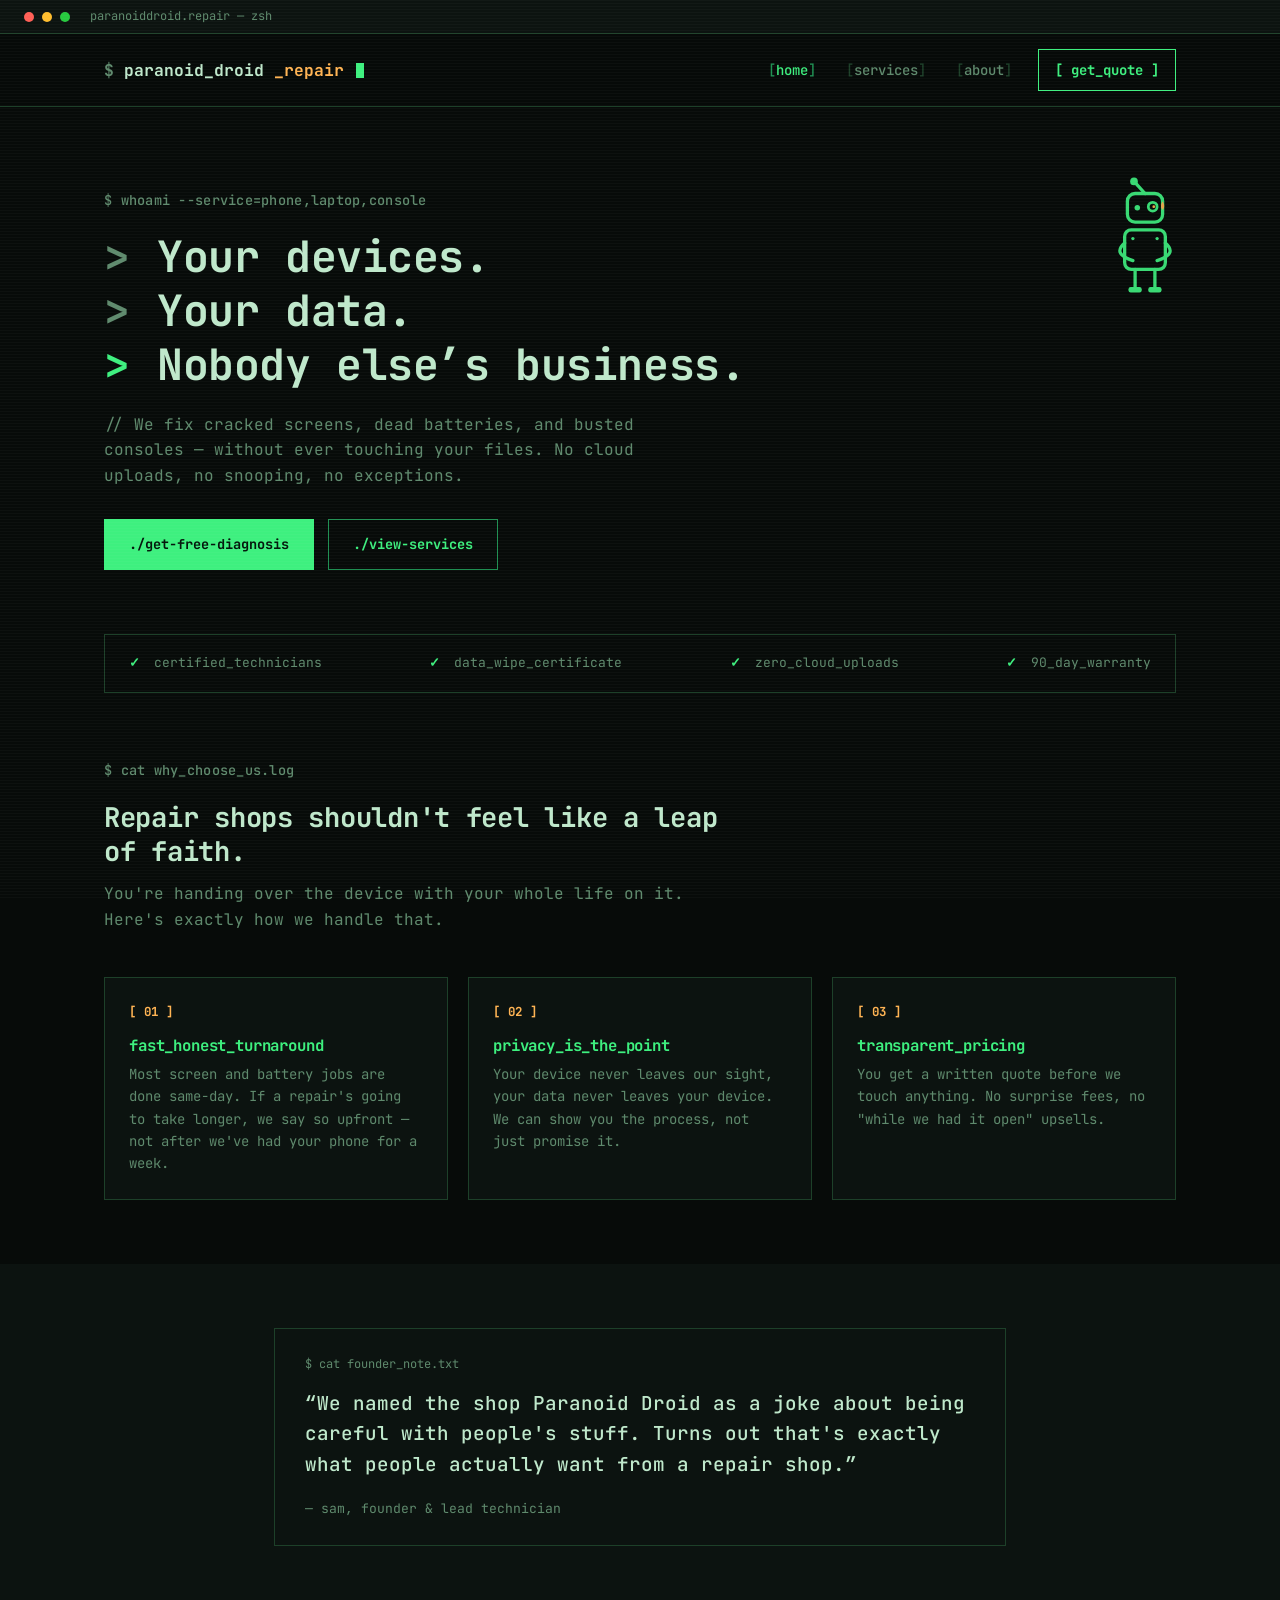
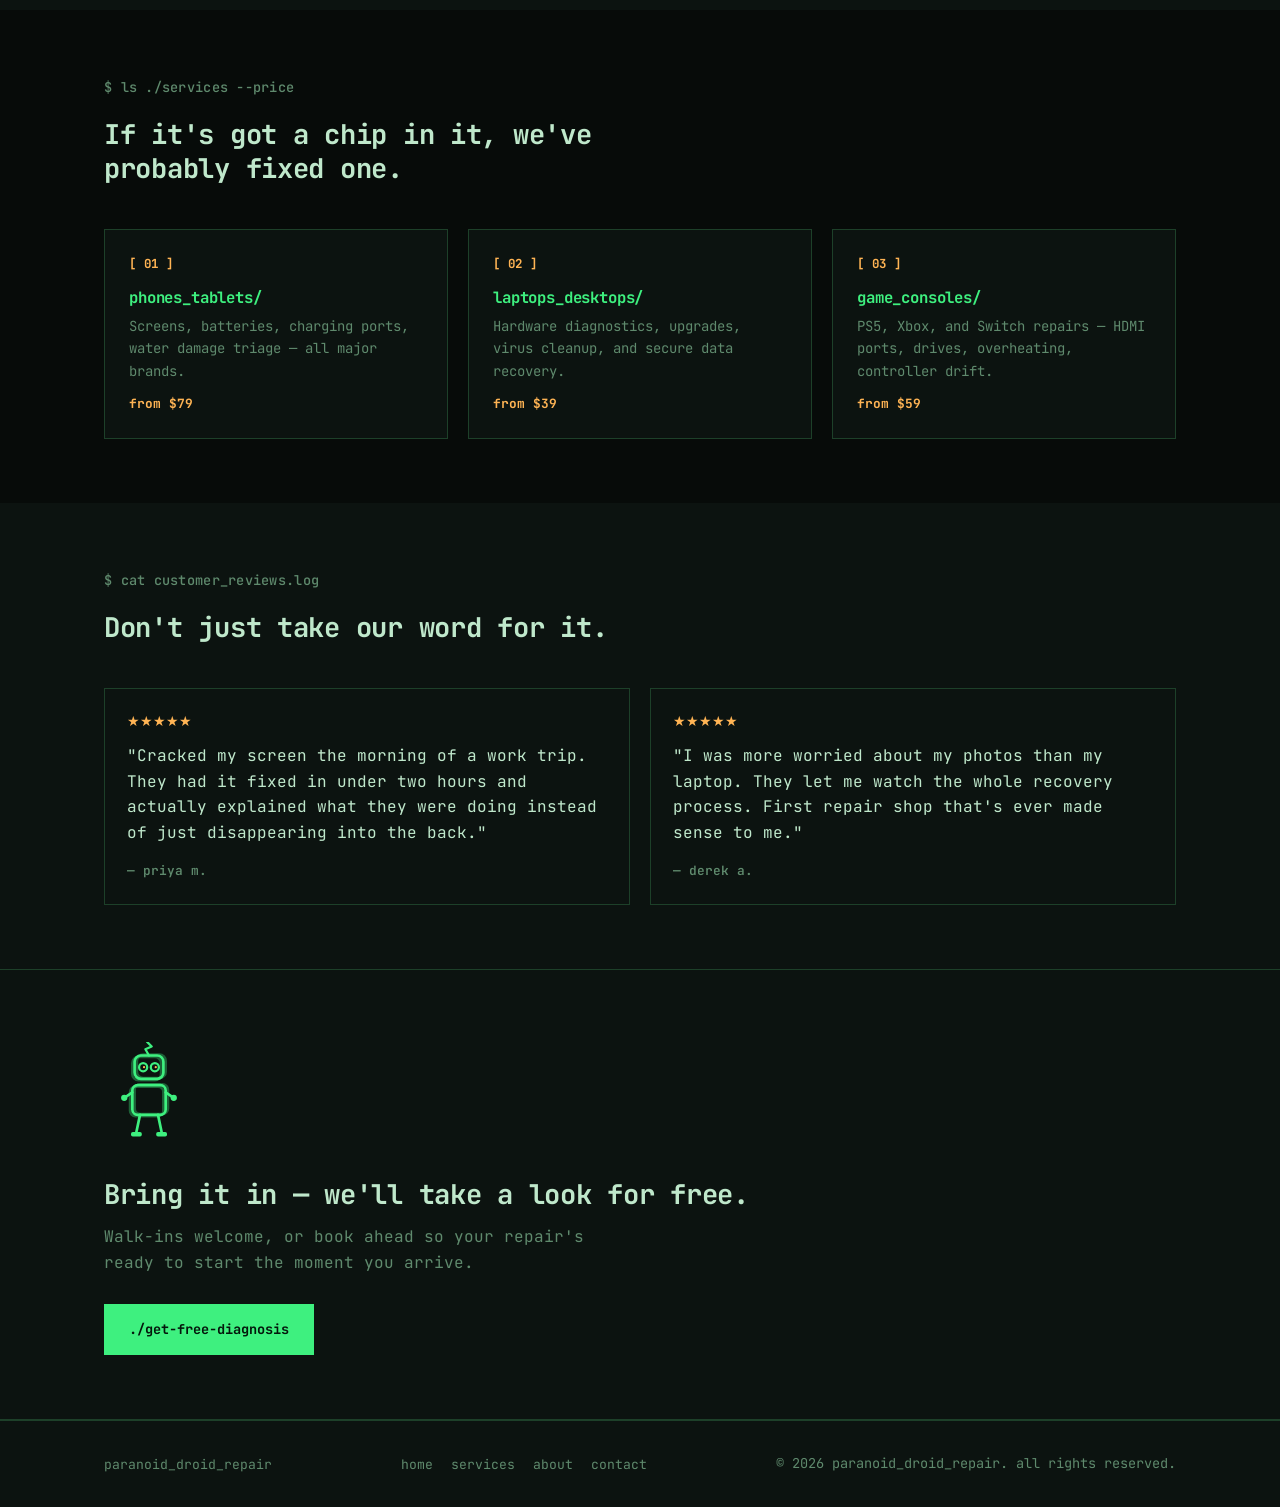
<file: index.html>
<!DOCTYPE html>
<html lang="en">
<head>
<meta charset="UTF-8">
<meta name="viewport" content="width=device-width, initial-scale=1.0">
<title>Paranoid Droid Repair — Phone, Laptop & Console Repair</title>
<meta name="description" content="Phone, laptop, and game console repair with a privacy-first process: certified techs, no cloud uploads, and a written data-wipe guarantee on request.">
<meta name="robots" content="noindex, nofollow">
<link href="https://fonts.googleapis.com/css2?family=JetBrains+Mono:wght@400;500;700&display=swap" rel="stylesheet">
<link rel="stylesheet" href="style.css">
</head>
<body>

<div class="term-chrome">
  <span class="dot red"></span><span class="dot yellow"></span><span class="dot green"></span>
  <span class="path">paranoiddroid.repair &mdash; zsh</span>
</div>

<header class="site-header">
  <div class="container">
    <a href="index.html" class="logo"><span class="logo-cmd">$</span> paranoid_droid<span class="logo-amber">_repair</span><span class="logo-cursor"></span></a>
    <nav class="site-nav">
      <a href="index.html" class="current">home</a>
      <a href="services.html">services</a>
      <a href="about.html">about</a>
      <a href="contact.html" class="nav-cta">[ get_quote ]</a>
    </nav>
    <button class="hamburger" aria-label="Toggle menu" aria-expanded="false"><span></span><span></span><span></span></button>
  </div>
</header>
<div class="nav-overlay"></div>

<section class="hero">
  <div class="container droid-hero-wrap">
    <img class="droid-corner" src="assets/droid-peeker.svg" alt="A small nervous robot glancing sideways" style="width:110px;top:-10px;right:0;">
    <span class="eyebrow">whoami --service=phone,laptop,console</span>
    <h1><span class="prompt-arrow">&gt;</span> Your devices.<br><span class="prompt-arrow">&gt;</span> Your data.<br><span class="prompt-arrow prompt-arrow-accent">&gt;</span> Nobody else&rsquo;s business.</h1>
    <p class="lede">We fix cracked screens, dead batteries, and busted consoles — without ever touching your files. No cloud uploads, no snooping, no exceptions.</p>
    <div class="btn-row">
      <a href="contact.html" class="btn btn-primary">./get-free-diagnosis</a>
      <a href="services.html" class="btn btn-outline">./view-services</a>
    </div>
  </div>
</section>

<div class="container">
  <div class="trust-panel">
    <span><span class="check">&#10003;</span> certified_technicians</span>
    <span><span class="check">&#10003;</span> data_wipe_certificate</span>
    <span><span class="check">&#10003;</span> zero_cloud_uploads</span>
    <span><span class="check">&#10003;</span> 90_day_warranty</span>
  </div>
</div>

<section class="section">
  <div class="container">
    <div class="section-head">
      <span class="eyebrow">cat why_choose_us.log</span>
      <h2>Repair shops shouldn't feel like a leap of faith.</h2>
      <p>You're handing over the device with your whole life on it. Here's exactly how we handle that.</p>
    </div>
    <div class="grid grid-3">
      <div class="card">
        <div class="icon">[ 01 ]</div>
        <h3>fast_honest_turnaround</h3>
        <p>Most screen and battery jobs are done same-day. If a repair's going to take longer, we say so upfront — not after we've had your phone for a week.</p>
      </div>
      <div class="card">
        <div class="icon">[ 02 ]</div>
        <h3>privacy_is_the_point</h3>
        <p>Your device never leaves our sight, your data never leaves your device. We can show you the process, not just promise it.</p>
      </div>
      <div class="card">
        <div class="icon">[ 03 ]</div>
        <h3>transparent_pricing</h3>
        <p>You get a written quote before we touch anything. No surprise fees, no "while we had it open" upsells.</p>
      </div>
    </div>
  </div>
</section>

<section class="section section-alt section-narrow">
  <div class="container">
    <div class="quote-panel">
      <div class="quote-panel-prompt">$ cat founder_note.txt</div>
      <p class="quote">&ldquo;We named the shop Paranoid Droid as a joke about being careful with people's stuff. Turns out that's exactly what people actually want from a repair shop.&rdquo;<span class="who">— sam, founder &amp; lead technician</span></p>
    </div>
  </div>
</section>

<section class="section">
  <div class="container">
    <div class="section-head">
      <span class="eyebrow">ls ./services --price</span>
      <h2>If it's got a chip in it, we've probably fixed one.</h2>
    </div>
    <div class="grid grid-3">
      <div class="card">
        <div class="icon">[ 01 ]</div>
        <h3>phones_tablets/</h3>
        <p>Screens, batteries, charging ports, water damage triage — all major brands.</p>
        <span class="price">from $79</span>
      </div>
      <div class="card">
        <div class="icon">[ 02 ]</div>
        <h3>laptops_desktops/</h3>
        <p>Hardware diagnostics, upgrades, virus cleanup, and secure data recovery.</p>
        <span class="price">from $39</span>
      </div>
      <div class="card">
        <div class="icon">[ 03 ]</div>
        <h3>game_consoles/</h3>
        <p>PS5, Xbox, and Switch repairs — HDMI ports, drives, overheating, controller drift.</p>
        <span class="price">from $59</span>
      </div>
    </div>
  </div>
</section>

<section class="section section-alt">
  <div class="container">
    <div class="section-head">
      <span class="eyebrow">cat customer_reviews.log</span>
      <h2>Don't just take our word for it.</h2>
    </div>
    <div class="grid grid-2">
      <div class="testimonial">
        <div class="stars">&#9733;&#9733;&#9733;&#9733;&#9733;</div>
        <p>"Cracked my screen the morning of a work trip. They had it fixed in under two hours and actually explained what they were doing instead of just disappearing into the back."</p>
        <div class="who">— priya m.</div>
      </div>
      <div class="testimonial">
        <div class="stars">&#9733;&#9733;&#9733;&#9733;&#9733;</div>
        <p>"I was more worried about my photos than my laptop. They let me watch the whole recovery process. First repair shop that's ever made sense to me."</p>
        <div class="who">— derek a.</div>
      </div>
    </div>
  </div>
</section>

<section class="cta-band">
  <div class="container">
    <div class="droid-inline-block">
      <img class="droid-figure droid-side" src="assets/droid-jitter.svg" alt="A small robot vibrating nervously with wide eyes" style="width:90px;">
    </div>
    <h2>Bring it in — we'll take a look for free.</h2>
    <p style="max-width:480px;margin:0 0 28px;">Walk-ins welcome, or book ahead so your repair's ready to start the moment you arrive.</p>
    <a href="contact.html" class="btn btn-primary">./get-free-diagnosis</a>
  </div>
</section>

<footer class="site-footer">
  <div class="container">
    <div class="foot-brand">paranoid_droid_repair</div>
    <div class="foot-links">
      <a href="index.html">home</a>
      <a href="services.html">services</a>
      <a href="about.html">about</a>
      <a href="contact.html">contact</a>
    </div>
    <div style="color:var(--text-dim);font-size:0.85rem;">&copy; 2026 paranoid_droid_repair. all rights reserved.</div>
  </div>
</footer>

<script src="script.js"></script>
</body>
</html>
</file>
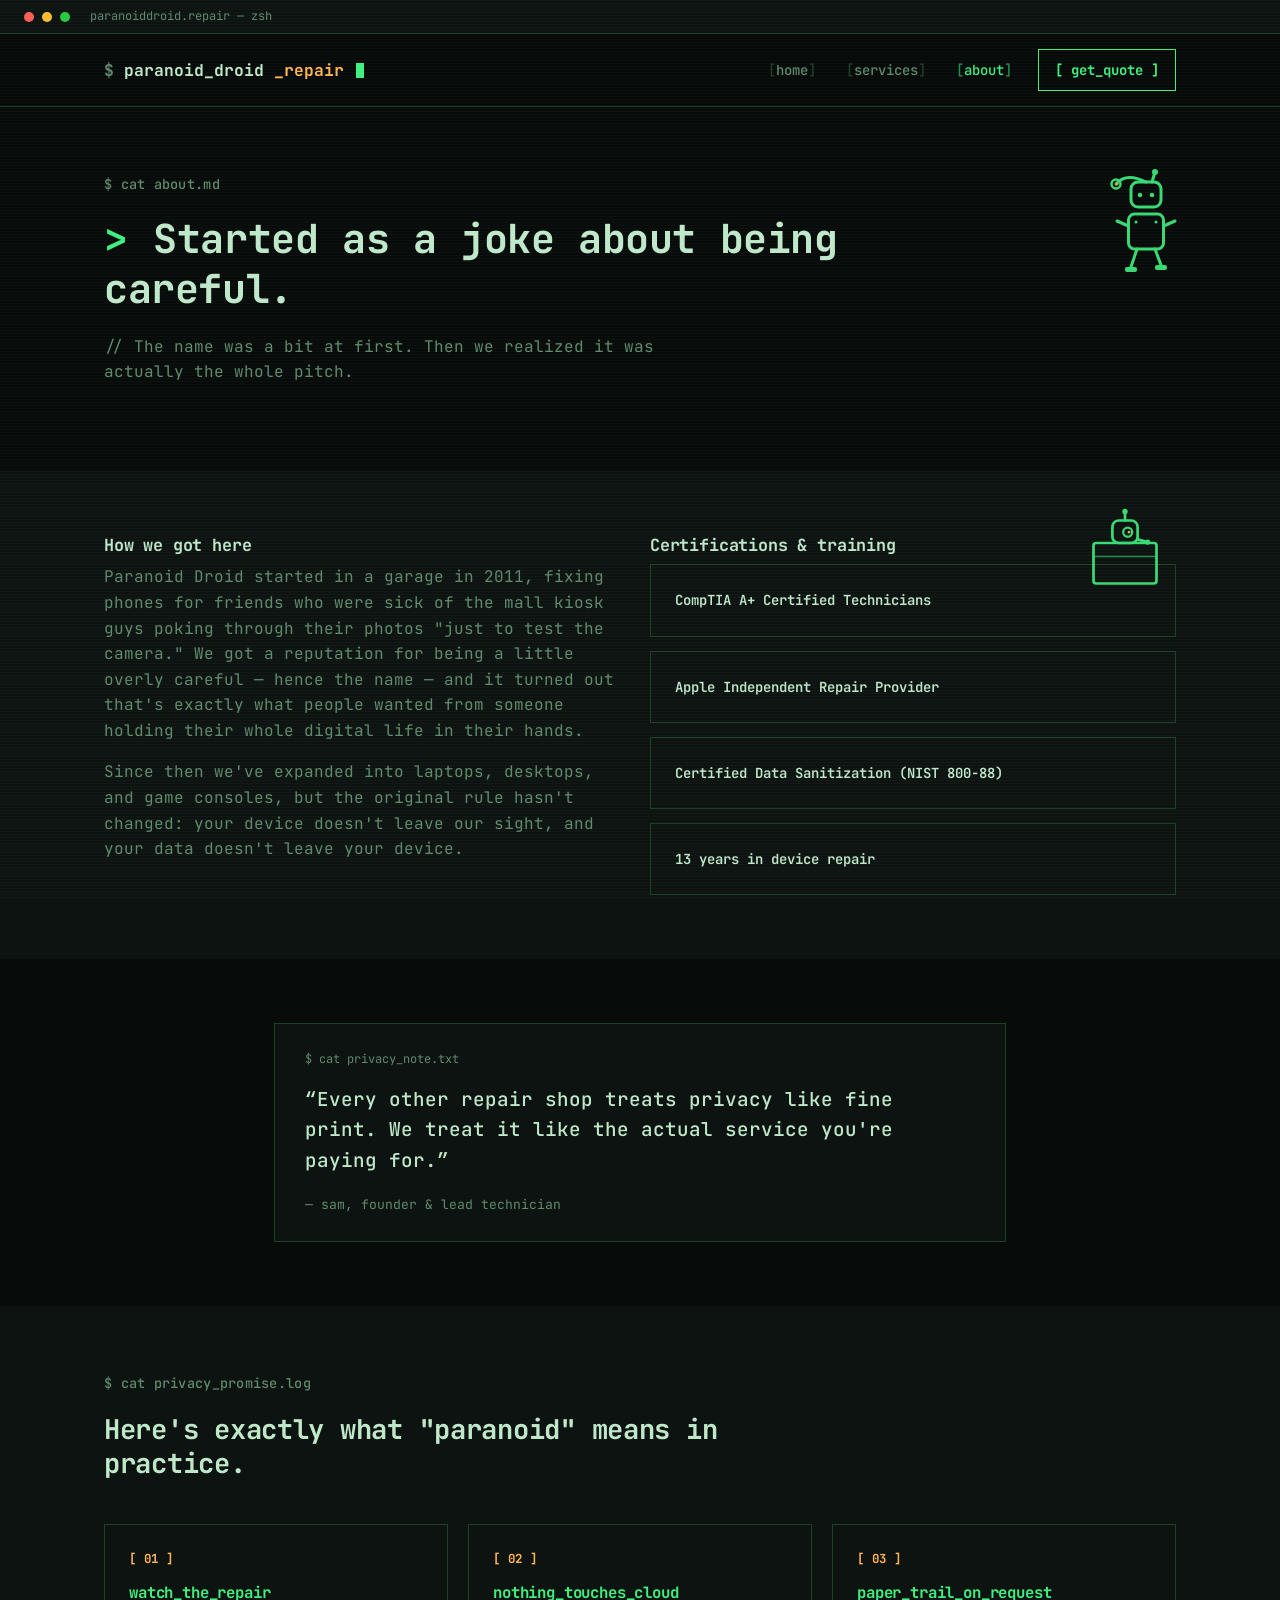
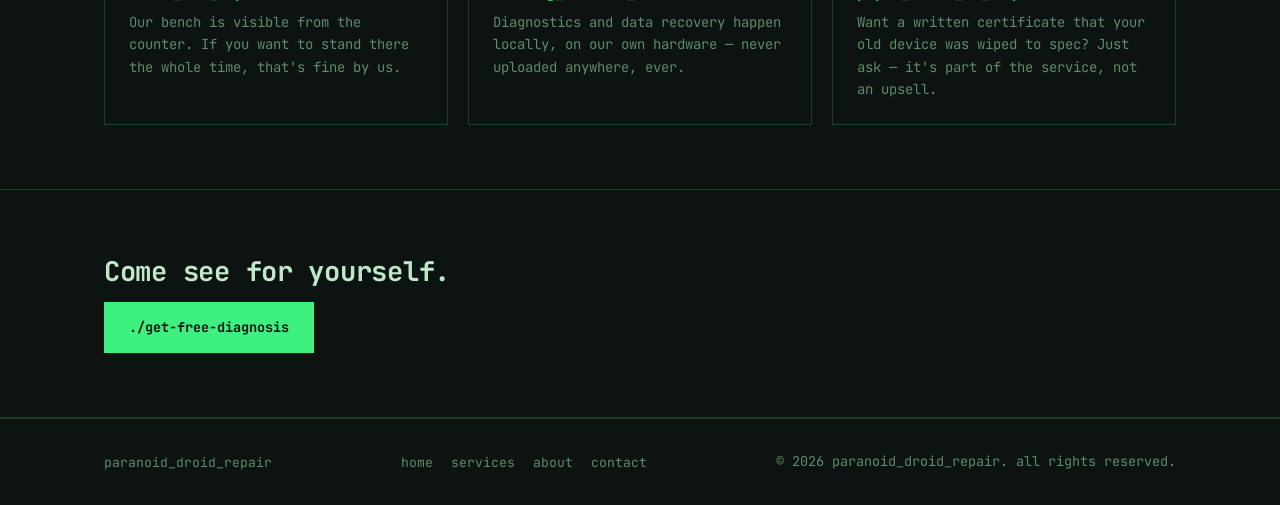
<file: about.html>
<!DOCTYPE html>
<html lang="en">
<head>
<meta charset="UTF-8">
<meta name="viewport" content="width=device-width, initial-scale=1.0">
<title>About — Paranoid Droid Repair</title>
<meta name="description" content="Why a repair shop is named Paranoid Droid, and how we back up the name with a genuinely private repair process.">
<meta name="robots" content="noindex, nofollow">
<link href="https://fonts.googleapis.com/css2?family=JetBrains+Mono:wght@400;500;700&display=swap" rel="stylesheet">
<link rel="stylesheet" href="style.css">
</head>
<body>

<div class="term-chrome">
  <span class="dot red"></span><span class="dot yellow"></span><span class="dot green"></span>
  <span class="path">paranoiddroid.repair &mdash; zsh</span>
</div>

<header class="site-header">
  <div class="container">
    <a href="index.html" class="logo"><span class="logo-cmd">$</span> paranoid_droid<span class="logo-amber">_repair</span><span class="logo-cursor"></span></a>
    <nav class="site-nav">
      <a href="index.html">home</a>
      <a href="services.html">services</a>
      <a href="about.html" class="current">about</a>
      <a href="contact.html" class="nav-cta">[ get_quote ]</a>
    </nav>
    <button class="hamburger" aria-label="Toggle menu" aria-expanded="false"><span></span><span></span><span></span></button>
  </div>
</header>
<div class="nav-overlay"></div>

<section class="hero" style="padding:64px 0 56px;">
  <div class="container droid-hero-wrap">
    <span class="eyebrow">cat about.md</span>
    <h1 style="font-size:2.5rem;"><span class="prompt-arrow prompt-arrow-accent">&gt;</span> Started as a joke about being careful.</h1>
    <p class="lede">The name was a bit at first. Then we realized it was actually the whole pitch.</p>
    <img class="droid-corner droid-stack-tablet" src="assets/droid-lookback.svg" alt="A small robot checking behind it with a periscope eye" style="width:100px;top:-4px;right:4px;">
  </div>
</section>

<section class="section section-alt">
  <div class="container">
    <div class="grid grid-2">
      <div>
        <h3>How we got here</h3>
        <p>Paranoid Droid started in a garage in 2011, fixing phones for friends who were sick of the mall kiosk guys poking through their photos "just to test the camera." We got a reputation for being a little overly careful — hence the name — and it turned out that's exactly what people wanted from someone holding their whole digital life in their hands.</p>
        <p>Since then we've expanded into laptops, desktops, and game consoles, but the original rule hasn't changed: your device doesn't leave our sight, and your data doesn't leave your device.</p>
      </div>
      <div style="position:relative;">
        <img class="droid-corner" src="assets/droid-hiding.svg" alt="A small robot peeking over the top of a crate" style="width:90px;top:-46px;right:6px;">
        <h3>Certifications &amp; training</h3>
        <div class="card" style="margin-bottom:14px;">
          <p style="margin:0;color:var(--text);font-weight:600;">CompTIA A+ Certified Technicians</p>
        </div>
        <div class="card" style="margin-bottom:14px;">
          <p style="margin:0;color:var(--text);font-weight:600;">Apple Independent Repair Provider</p>
        </div>
        <div class="card" style="margin-bottom:14px;">
          <p style="margin:0;color:var(--text);font-weight:600;">Certified Data Sanitization (NIST 800-88)</p>
        </div>
        <div class="card">
          <p style="margin:0;color:var(--text);font-weight:600;">13 years in device repair</p>
        </div>
      </div>
    </div>
  </div>
</section>

<section class="section section-narrow">
  <div class="container">
    <div class="quote-panel">
      <div class="quote-panel-prompt">$ cat privacy_note.txt</div>
      <p class="quote">&ldquo;Every other repair shop treats privacy like fine print. We treat it like the actual service you're paying for.&rdquo;<span class="who">— sam, founder &amp; lead technician</span></p>
    </div>
  </div>
</section>

<section class="section section-alt">
  <div class="container">
    <div class="section-head">
      <span class="eyebrow">cat privacy_promise.log</span>
      <h2>Here's exactly what "paranoid" means in practice.</h2>
    </div>
    <div class="grid grid-3">
      <div class="card">
        <div class="icon">[ 01 ]</div>
        <h3>watch_the_repair</h3>
        <p>Our bench is visible from the counter. If you want to stand there the whole time, that's fine by us.</p>
      </div>
      <div class="card">
        <div class="icon">[ 02 ]</div>
        <h3>nothing_touches_cloud</h3>
        <p>Diagnostics and data recovery happen locally, on our own hardware — never uploaded anywhere, ever.</p>
      </div>
      <div class="card">
        <div class="icon">[ 03 ]</div>
        <h3>paper_trail_on_request</h3>
        <p>Want a written certificate that your old device was wiped to spec? Just ask — it's part of the service, not an upsell.</p>
      </div>
    </div>
  </div>
</section>

<section class="cta-band">
  <div class="container">
    <h2>Come see for yourself.</h2>
    <a href="contact.html" class="btn btn-primary">./get-free-diagnosis</a>
  </div>
</section>

<footer class="site-footer">
  <div class="container">
    <div class="foot-brand">paranoid_droid_repair</div>
    <div class="foot-links">
      <a href="index.html">home</a>
      <a href="services.html">services</a>
      <a href="about.html">about</a>
      <a href="contact.html">contact</a>
    </div>
    <div style="color:var(--text-dim);font-size:0.85rem;">&copy; 2026 paranoid_droid_repair. all rights reserved.</div>
  </div>
</footer>

<script src="script.js"></script>
</body>
</html>
</file>
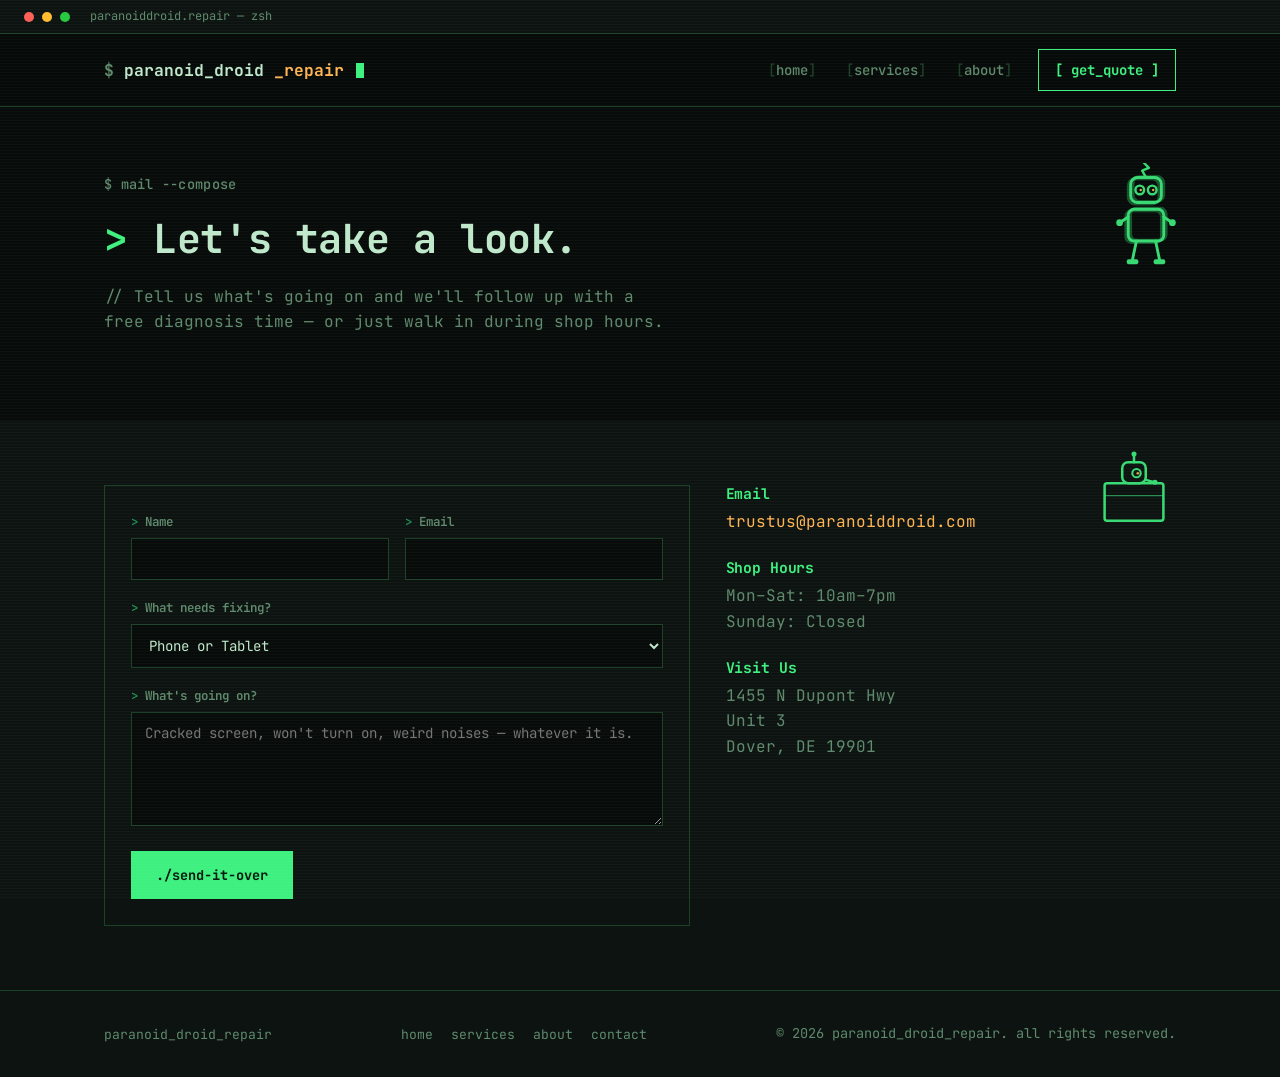
<file: contact.html>
<!DOCTYPE html>
<html lang="en">
<head>
<meta charset="UTF-8">
<meta name="viewport" content="width=device-width, initial-scale=1.0">
<title>Contact — Paranoid Droid Repair</title>
<meta name="description" content="Get a free repair quote for your phone, laptop, or game console. Walk-ins welcome, or book ahead.">
<meta name="robots" content="noindex, nofollow">
<link href="https://fonts.googleapis.com/css2?family=JetBrains+Mono:wght@400;500;700&display=swap" rel="stylesheet">
<link rel="stylesheet" href="style.css">
</head>
<body>

<div class="term-chrome">
  <span class="dot red"></span><span class="dot yellow"></span><span class="dot green"></span>
  <span class="path">paranoiddroid.repair &mdash; zsh</span>
</div>

<header class="site-header">
  <div class="container">
    <a href="index.html" class="logo"><span class="logo-cmd">$</span> paranoid_droid<span class="logo-amber">_repair</span><span class="logo-cursor"></span></a>
    <nav class="site-nav">
      <a href="index.html">home</a>
      <a href="services.html">services</a>
      <a href="about.html">about</a>
      <a href="contact.html" class="nav-cta current">[ get_quote ]</a>
    </nav>
    <button class="hamburger" aria-label="Toggle menu" aria-expanded="false"><span></span><span></span><span></span></button>
  </div>
</header>
<div class="nav-overlay"></div>

<section class="hero" style="padding:64px 0 56px;">
  <div class="container droid-hero-wrap">
    <img class="droid-corner" src="assets/droid-jitter.svg" alt="A small robot vibrating nervously with wide eyes" style="width:96px;top:-8px;right:6px;">
    <span class="eyebrow">mail --compose</span>
    <h1 style="font-size:2.5rem;"><span class="prompt-arrow prompt-arrow-accent">&gt;</span> Let's take a look.</h1>
    <p class="lede">Tell us what's going on and we'll follow up with a free diagnosis time — or just walk in during shop hours.</p>
  </div>
</section>

<section class="section section-alt">
  <div class="container">
    <div class="contact-layout">
      <form class="pd-contact-form" action="#" method="POST">
        <div class="form-row">
          <div class="field-group">
            <label for="pd-name">Name</label>
            <input type="text" id="pd-name" name="name" autocomplete="name" required>
          </div>
          <div class="field-group">
            <label for="pd-email">Email</label>
            <input type="email" id="pd-email" name="email" autocomplete="email" required>
          </div>
        </div>
        <div class="field-group">
          <label for="pd-device">What needs fixing?</label>
          <select id="pd-device" name="device">
            <option>Phone or Tablet</option>
            <option>Laptop or Desktop</option>
            <option>Game Console</option>
            <option>Not sure yet</option>
          </select>
        </div>
        <div class="field-group">
          <label for="pd-message">What's going on?</label>
          <textarea id="pd-message" name="message" rows="5" placeholder="Cracked screen, won't turn on, weird noises — whatever it is."></textarea>
        </div>
        <button type="submit" class="btn btn-primary">./send-it-over</button>
      </form>

      <div class="contact-side" style="position:relative;">
        <img class="droid-corner" src="assets/droid-hiding.svg" alt="A small robot peeking over the top of a crate" style="width:84px;top:-52px;right:0;">
        <div class="block">
          <h3>Email</h3>
          <p><a href="mailto:trustus@paranoiddroid.com">trustus@paranoiddroid.com</a></p>
        </div>
        <div class="block">
          <h3>Shop Hours</h3>
          <p>Mon&ndash;Sat: 10am&ndash;7pm<br>Sunday: Closed</p>
        </div>
        <div class="block">
          <h3>Visit Us</h3>
          <p>1455 N Dupont Hwy<br>Unit 3<br>Dover, DE 19901</p>
        </div>
      </div>
    </div>
  </div>
</section>

<footer class="site-footer">
  <div class="container">
    <div class="foot-brand">paranoid_droid_repair</div>
    <div class="foot-links">
      <a href="index.html">home</a>
      <a href="services.html">services</a>
      <a href="about.html">about</a>
      <a href="contact.html">contact</a>
    </div>
    <div style="color:var(--text-dim);font-size:0.85rem;">&copy; 2026 paranoid_droid_repair. all rights reserved.</div>
  </div>
</footer>

<script src="script.js"></script>
</body>
</html>
</file>
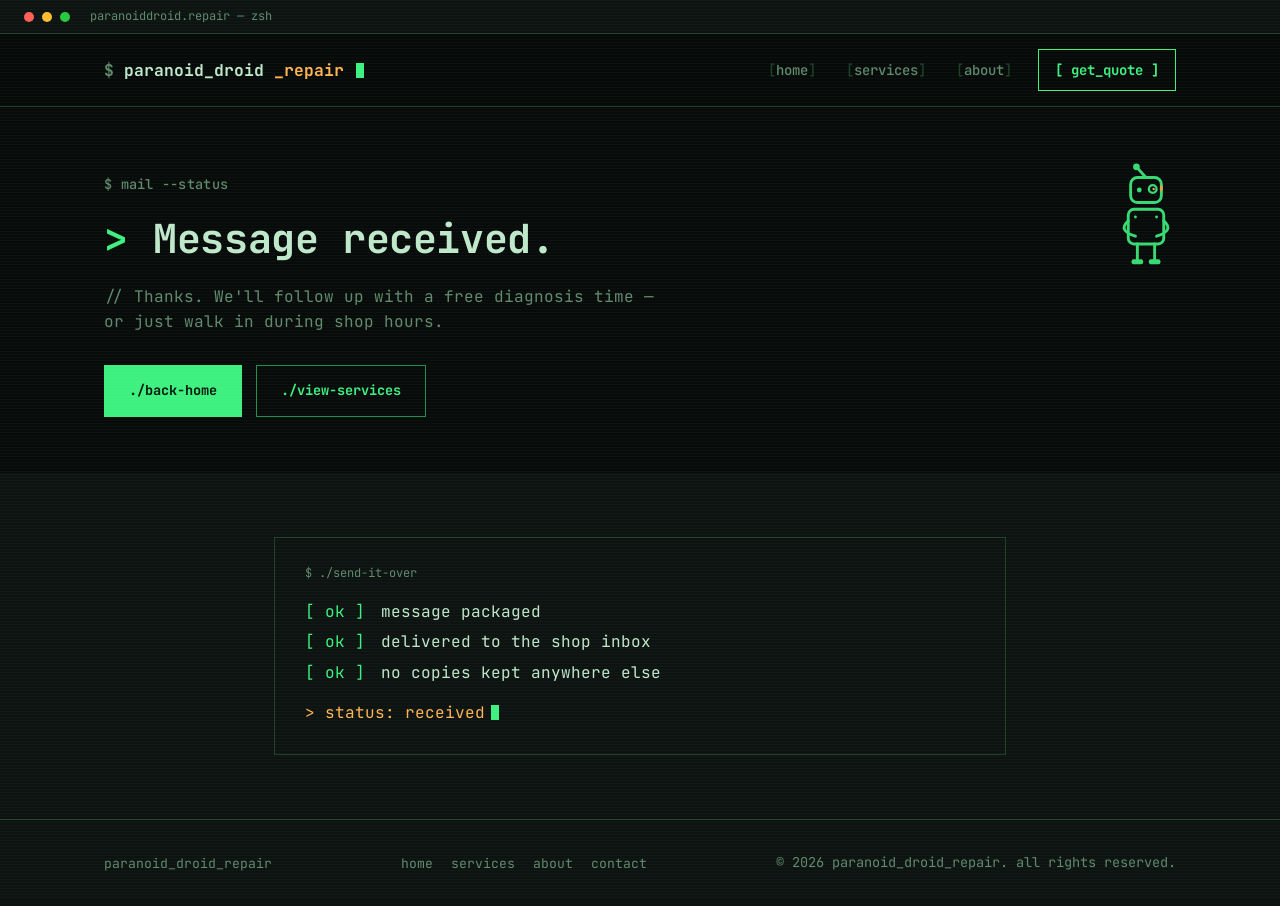
<file: message-received.html>
<!DOCTYPE html>
<html lang="en">
<head>
<meta charset="UTF-8">
<meta name="viewport" content="width=device-width, initial-scale=1.0">
<title>Message Received — Paranoid Droid Repair</title>
<meta name="description" content="Thanks for reaching out to Paranoid Droid Repair.">
<meta name="robots" content="noindex, nofollow">
<link href="https://fonts.googleapis.com/css2?family=JetBrains+Mono:wght@400;500;700&display=swap" rel="stylesheet">
<link rel="stylesheet" href="style.css">
</head>
<body>

<div class="term-chrome">
  <span class="dot red"></span><span class="dot yellow"></span><span class="dot green"></span>
  <span class="path">paranoiddroid.repair &mdash; zsh</span>
</div>

<header class="site-header">
  <div class="container">
    <a href="index.html" class="logo"><span class="logo-cmd">$</span> paranoid_droid<span class="logo-amber">_repair</span><span class="logo-cursor"></span></a>
    <nav class="site-nav">
      <a href="index.html">home</a>
      <a href="services.html">services</a>
      <a href="about.html">about</a>
      <a href="contact.html" class="nav-cta">[ get_quote ]</a>
    </nav>
    <button class="hamburger" aria-label="Toggle menu" aria-expanded="false"><span></span><span></span><span></span></button>
  </div>
</header>
<div class="nav-overlay"></div>

<section class="hero" style="padding:64px 0 56px;">
  <div class="container droid-hero-wrap">
    <img class="droid-corner" src="assets/droid-peeker.svg" alt="A small nervous robot glancing sideways" style="width:96px;top:-8px;right:6px;">
    <span class="eyebrow">mail --status</span>
    <h1 style="font-size:2.5rem;"><span class="prompt-arrow prompt-arrow-accent">&gt;</span> Message received.</h1>
    <p class="lede">Thanks<span id="pd-thanks-name"></span>. We'll follow up with a free diagnosis time — or just walk in during shop hours.</p>
    <div class="btn-row">
      <a href="index.html" class="btn btn-primary">./back-home</a>
      <a href="services.html" class="btn btn-outline">./view-services</a>
    </div>
  </div>
</section>

<section class="section section-alt section-narrow">
  <div class="container">
    <div class="quote-panel">
      <div class="quote-panel-prompt">$ ./send-it-over</div>
      <ul class="status-log">
        <li><span class="status-ok">[ ok ]</span> message packaged</li>
        <li><span class="status-ok">[ ok ]</span> delivered to the shop inbox</li>
        <li><span class="status-ok">[ ok ]</span> no copies kept anywhere else</li>
        <li class="status-final">&gt; status: received<span class="logo-cursor"></span></li>
      </ul>
    </div>
  </div>
</section>

<footer class="site-footer">
  <div class="container">
    <div class="foot-brand">paranoid_droid_repair</div>
    <div class="foot-links">
      <a href="index.html">home</a>
      <a href="services.html">services</a>
      <a href="about.html">about</a>
      <a href="contact.html">contact</a>
    </div>
    <div style="color:var(--text-dim);font-size:0.85rem;">&copy; 2026 paranoid_droid_repair. all rights reserved.</div>
  </div>
</footer>

<script src="script.js"></script>
</body>
</html>
</file>
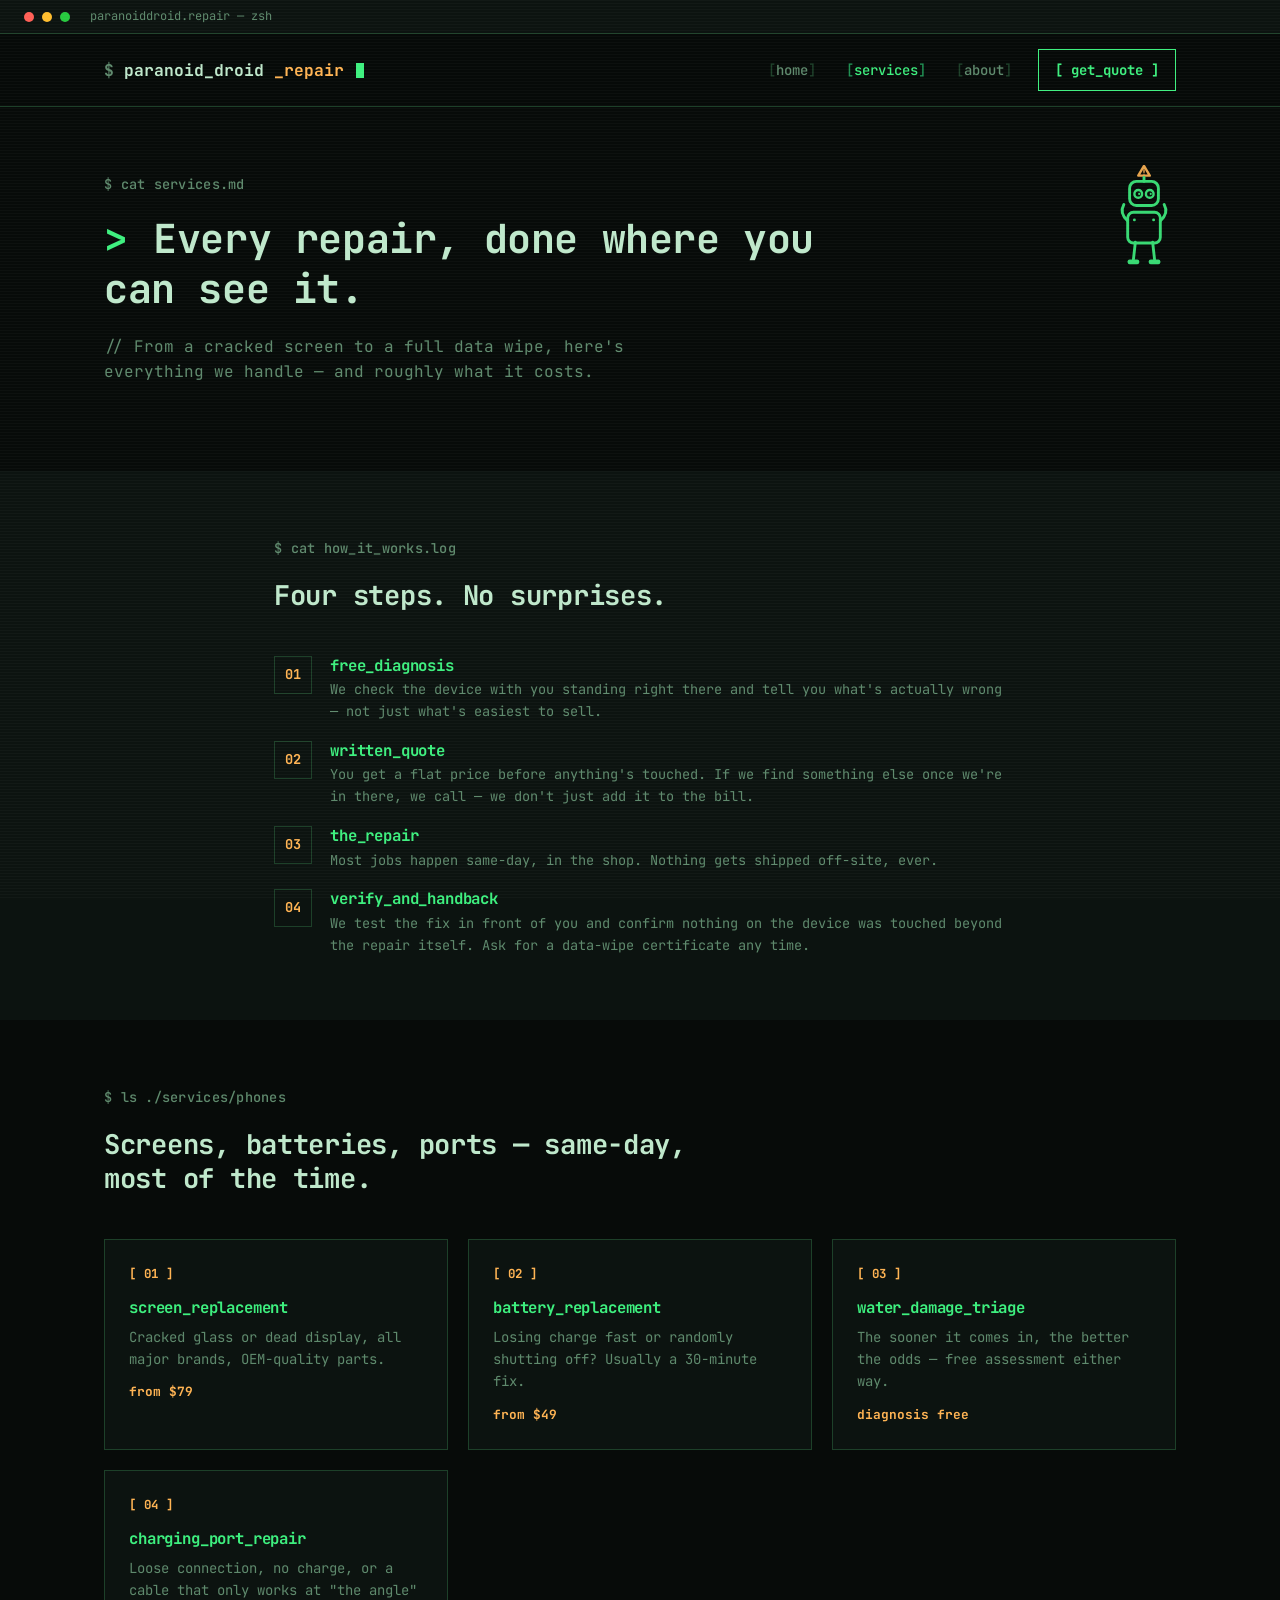
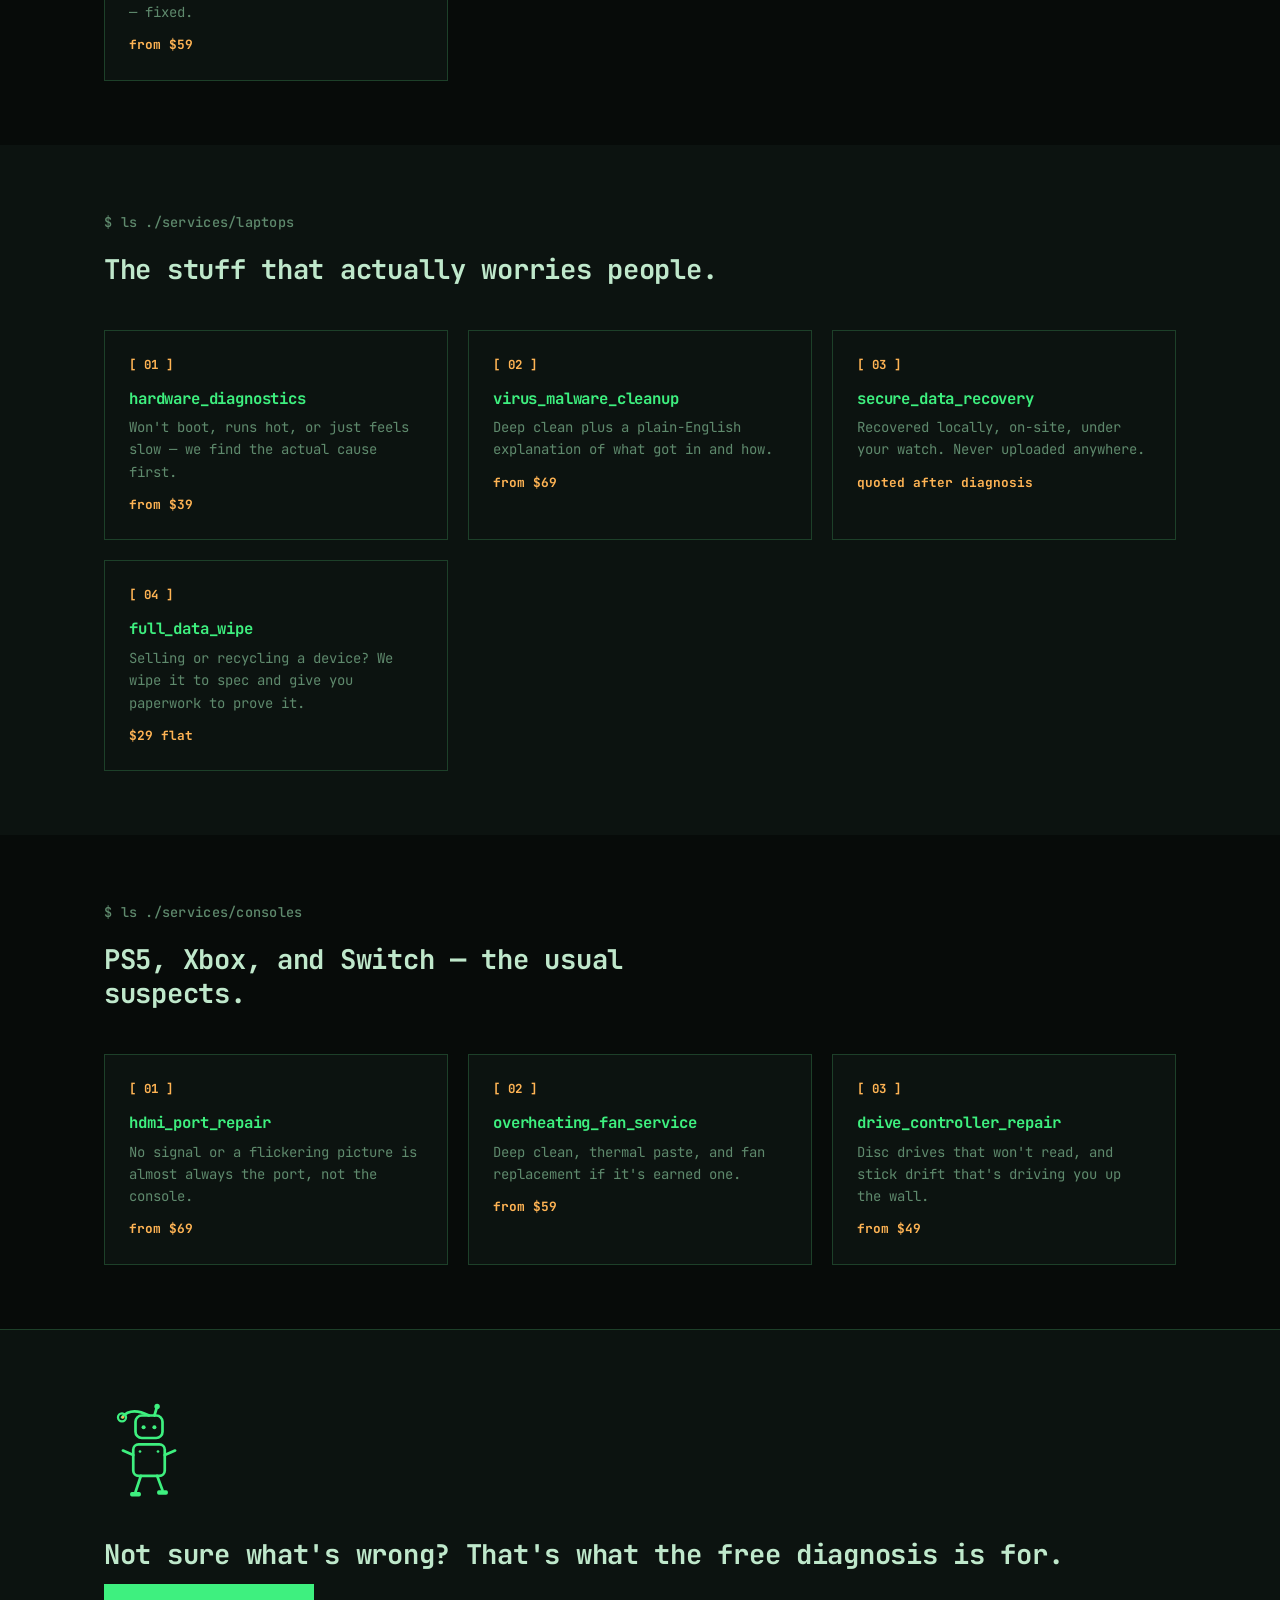
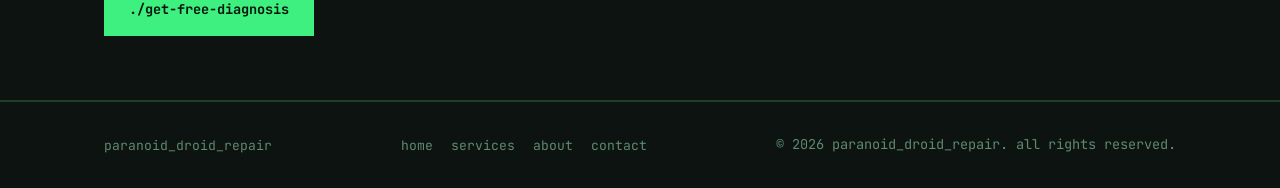
<file: services.html>
<!DOCTYPE html>
<html lang="en">
<head>
<meta charset="UTF-8">
<meta name="viewport" content="width=device-width, initial-scale=1.0">
<title>Services — Paranoid Droid Repair</title>
<meta name="description" content="Screen, battery, water damage, and data recovery repairs for phones, laptops, and consoles — every step done where you can see it.">
<meta name="robots" content="noindex, nofollow">
<link href="https://fonts.googleapis.com/css2?family=JetBrains+Mono:wght@400;500;700&display=swap" rel="stylesheet">
<link rel="stylesheet" href="style.css">
</head>
<body>

<div class="term-chrome">
  <span class="dot red"></span><span class="dot yellow"></span><span class="dot green"></span>
  <span class="path">paranoiddroid.repair &mdash; zsh</span>
</div>

<header class="site-header">
  <div class="container">
    <a href="index.html" class="logo"><span class="logo-cmd">$</span> paranoid_droid<span class="logo-amber">_repair</span><span class="logo-cursor"></span></a>
    <nav class="site-nav">
      <a href="index.html">home</a>
      <a href="services.html" class="current">services</a>
      <a href="about.html">about</a>
      <a href="contact.html" class="nav-cta">[ get_quote ]</a>
    </nav>
    <button class="hamburger" aria-label="Toggle menu" aria-expanded="false"><span></span><span></span><span></span></button>
  </div>
</header>
<div class="nav-overlay"></div>

<section class="hero" style="padding:64px 0 56px;">
  <div class="container droid-hero-wrap">
    <span class="eyebrow">cat services.md</span>
    <h1 style="font-size:2.5rem;"><span class="prompt-arrow prompt-arrow-accent">&gt;</span> Every repair, done where you can see it.</h1>
    <p class="lede">From a cracked screen to a full data wipe, here's everything we handle — and roughly what it costs.</p>
    <img class="droid-corner droid-stack-tablet" src="assets/droid-alarm.svg" alt="A small robot crouched defensively under a warning light" style="width:96px;top:-6px;right:8px;">
  </div>
</section>

<section class="section section-alt section-narrow">
  <div class="container">
    <div class="section-head">
      <span class="eyebrow">cat how_it_works.log</span>
      <h2>Four steps. No surprises.</h2>
    </div>
    <div class="steps">
      <div class="step">
        <div class="num"></div>
        <div>
          <h3>free_diagnosis</h3>
          <p>We check the device with you standing right there and tell you what's actually wrong — not just what's easiest to sell.</p>
        </div>
      </div>
      <div class="step">
        <div class="num"></div>
        <div>
          <h3>written_quote</h3>
          <p>You get a flat price before anything's touched. If we find something else once we're in there, we call — we don't just add it to the bill.</p>
        </div>
      </div>
      <div class="step">
        <div class="num"></div>
        <div>
          <h3>the_repair</h3>
          <p>Most jobs happen same-day, in the shop. Nothing gets shipped off-site, ever.</p>
        </div>
      </div>
      <div class="step">
        <div class="num"></div>
        <div>
          <h3>verify_and_handback</h3>
          <p>We test the fix in front of you and confirm nothing on the device was touched beyond the repair itself. Ask for a data-wipe certificate any time.</p>
        </div>
      </div>
    </div>
  </div>
</section>

<section class="section">
  <div class="container">
    <div class="section-head">
      <span class="eyebrow">ls ./services/phones</span>
      <h2>Screens, batteries, ports — same-day, most of the time.</h2>
    </div>
    <div class="grid grid-3">
      <div class="card">
        <div class="icon">[ 01 ]</div>
        <h3>screen_replacement</h3>
        <p>Cracked glass or dead display, all major brands, OEM-quality parts.</p>
        <span class="price">from $79</span>
      </div>
      <div class="card">
        <div class="icon">[ 02 ]</div>
        <h3>battery_replacement</h3>
        <p>Losing charge fast or randomly shutting off? Usually a 30-minute fix.</p>
        <span class="price">from $49</span>
      </div>
      <div class="card">
        <div class="icon">[ 03 ]</div>
        <h3>water_damage_triage</h3>
        <p>The sooner it comes in, the better the odds — free assessment either way.</p>
        <span class="price">diagnosis free</span>
      </div>
      <div class="card">
        <div class="icon">[ 04 ]</div>
        <h3>charging_port_repair</h3>
        <p>Loose connection, no charge, or a cable that only works at "the angle" — fixed.</p>
        <span class="price">from $59</span>
      </div>
    </div>
  </div>
</section>

<section class="section section-alt">
  <div class="container">
    <div class="section-head">
      <span class="eyebrow">ls ./services/laptops</span>
      <h2>The stuff that actually worries people.</h2>
    </div>
    <div class="grid grid-3">
      <div class="card">
        <div class="icon">[ 01 ]</div>
        <h3>hardware_diagnostics</h3>
        <p>Won't boot, runs hot, or just feels slow — we find the actual cause first.</p>
        <span class="price">from $39</span>
      </div>
      <div class="card">
        <div class="icon">[ 02 ]</div>
        <h3>virus_malware_cleanup</h3>
        <p>Deep clean plus a plain-English explanation of what got in and how.</p>
        <span class="price">from $69</span>
      </div>
      <div class="card">
        <div class="icon">[ 03 ]</div>
        <h3>secure_data_recovery</h3>
        <p>Recovered locally, on-site, under your watch. Never uploaded anywhere.</p>
        <span class="price">quoted after diagnosis</span>
      </div>
      <div class="card">
        <div class="icon">[ 04 ]</div>
        <h3>full_data_wipe</h3>
        <p>Selling or recycling a device? We wipe it to spec and give you paperwork to prove it.</p>
        <span class="price">$29 flat</span>
      </div>
    </div>
  </div>
</section>

<section class="section">
  <div class="container">
    <div class="section-head">
      <span class="eyebrow">ls ./services/consoles</span>
      <h2>PS5, Xbox, and Switch — the usual suspects.</h2>
    </div>
    <div class="grid grid-3">
      <div class="card">
        <div class="icon">[ 01 ]</div>
        <h3>hdmi_port_repair</h3>
        <p>No signal or a flickering picture is almost always the port, not the console.</p>
        <span class="price">from $69</span>
      </div>
      <div class="card">
        <div class="icon">[ 02 ]</div>
        <h3>overheating_fan_service</h3>
        <p>Deep clean, thermal paste, and fan replacement if it's earned one.</p>
        <span class="price">from $59</span>
      </div>
      <div class="card">
        <div class="icon">[ 03 ]</div>
        <h3>drive_controller_repair</h3>
        <p>Disc drives that won't read, and stick drift that's driving you up the wall.</p>
        <span class="price">from $49</span>
      </div>
    </div>
  </div>
</section>

<section class="cta-band">
  <div class="container">
    <div class="droid-inline-block">
      <img class="droid-figure droid-side" src="assets/droid-lookback.svg" alt="A small robot checking behind it with a periscope eye" style="width:90px;">
    </div>
    <h2>Not sure what's wrong? That's what the free diagnosis is for.</h2>
    <a href="contact.html" class="btn btn-primary">./get-free-diagnosis</a>
  </div>
</section>

<footer class="site-footer">
  <div class="container">
    <div class="foot-brand">paranoid_droid_repair</div>
    <div class="foot-links">
      <a href="index.html">home</a>
      <a href="services.html">services</a>
      <a href="about.html">about</a>
      <a href="contact.html">contact</a>
    </div>
    <div style="color:var(--text-dim);font-size:0.85rem;">&copy; 2026 paranoid_droid_repair. all rights reserved.</div>
  </div>
</footer>

<script src="script.js"></script>
</body>
</html>
</file>
<file: style.css>
/* ============================================================
   Paranoid Droid Repair — brand stylesheet
   "Terminal" concept — retro CRT / phosphor-green monospace
   ============================================================ */

:root {
  --bg: #070b09;
  --bg-alt: #0c1310;
  --bg-card: #0c1310;
  --text: #bfe8cb;
  --text-dim: #5f8a6d;
  --accent: #3ef07f;
  --accent-bright: #7dffb0;
  --accent-dark: #1f8f52;
  --amber: #ffb454;
  --border: #1d4029;
  --danger: #ff6b6b;
  --radius: 0px;
  --maxw: 1120px;
}

* { box-sizing: border-box; }

html, body {
  margin: 0;
  padding: 0;
  background: var(--bg);
  color: var(--text);
  font-family: "JetBrains Mono", ui-monospace, "SFMono-Regular", Menlo, Consolas, monospace;
  line-height: 1.6;
  -webkit-font-smoothing: antialiased;
  /* The off-canvas mobile nav sits just past the right edge of the screen;
     clip stops it from making the page pan sideways on phones without
     breaking the sticky header (overflow-x: hidden would). */
  overflow-x: clip;
}

/* CRT scanline overlay, fixed over the whole page */
body::before {
  content: "";
  position: fixed;
  inset: 0;
  z-index: 9000;
  pointer-events: none;
  background: repeating-linear-gradient(
    to bottom,
    rgba(255,255,255,0.028) 0px,
    rgba(255,255,255,0.028) 1px,
    transparent 1px,
    transparent 3px
  );
}

h1, h2, h3, h4 {
  font-family: inherit;
  font-weight: 700;
  color: var(--text);
  margin: 0 0 0.5em 0;
  line-height: 1.25;
  letter-spacing: -0.01em;
}

h1 { font-size: 2.5rem; }
h2 { font-size: 1.7rem; }
h3 { font-size: 1.05rem; }

p { color: var(--text-dim); margin: 0 0 1em 0; }

a { color: var(--accent); text-decoration: none; }
a:hover { color: var(--amber); }

img { max-width: 100%; display: block; }

.container {
  max-width: var(--maxw);
  margin: 0 auto;
  padding: 0 24px;
}

/* ---------------- Terminal chrome bar ---------------- */

.term-chrome {
  display: flex;
  align-items: center;
  gap: 8px;
  height: 34px;
  padding: 0 24px;
  background: var(--bg-alt);
  border-bottom: 1px solid var(--border);
  font-size: 12px;
  color: var(--text-dim);
  position: sticky;
  top: 0;
  z-index: 101;
}

.term-chrome .dot { width: 10px; height: 10px; border-radius: 50%; display: inline-block; flex-shrink: 0; }
.term-chrome .dot.red { background: #ff5f56; }
.term-chrome .dot.yellow { background: #ffbd2e; }
.term-chrome .dot.green { background: #27c93f; }
.term-chrome .path { margin-left: 12px; }

/* ---------------- Header / Nav ---------------- */

.site-header {
  position: sticky;
  top: 34px;
  z-index: 100;
  background: rgba(7, 11, 9, 0.94);
  backdrop-filter: blur(6px);
  border-bottom: 1px solid var(--border);
}

.site-header .container {
  display: flex;
  align-items: center;
  justify-content: space-between;
  height: 72px;
}

.logo {
  display: flex;
  align-items: center;
  gap: 10px;
  font-weight: 700;
  font-size: 1.02rem;
  color: var(--text);
}

.logo-cmd { color: var(--text-dim); }
.logo-amber { color: var(--amber); }
.logo-cursor {
  display: inline-block;
  width: 8px;
  height: 15px;
  background: var(--accent);
  margin-left: 2px;
  vertical-align: -2px;
}

.logo:hover { color: var(--text); }
.logo:hover .logo-cursor { background: var(--amber); }

.site-nav {
  display: flex;
  align-items: center;
  gap: 6px;
}

.site-nav a {
  color: var(--text-dim);
  font-weight: 500;
  font-size: 0.87rem;
  padding: 8px 12px;
  border-radius: 0;
}

.site-nav a::before { content: "["; color: var(--border); }
.site-nav a::after { content: "]"; color: var(--border); }

.site-nav a:hover { color: var(--text); background: rgba(62,240,127,0.06); }

.site-nav a.current { color: var(--accent); }
.site-nav a.current::before,
.site-nav a.current::after { color: var(--accent-dark); }

.nav-cta {
  background: transparent !important;
  color: var(--accent) !important;
  font-weight: 700 !important;
  padding: 9px 16px !important;
  border-radius: 0 !important;
  border: 1px solid var(--accent) !important;
  margin-left: 8px;
}

.nav-cta::before, .nav-cta::after { content: none !important; }

.nav-cta:hover { background: var(--accent) !important; color: #04170c !important; }

.hamburger {
  display: none;
  position: relative;
  z-index: 101;
  flex-direction: column;
  justify-content: center;
  gap: 5px;
  width: 40px;
  height: 40px;
  background: transparent;
  border: 1px solid var(--border);
  border-radius: 0;
  cursor: pointer;
}

.hamburger span {
  display: block;
  width: 18px;
  height: 2px;
  background: var(--accent);
  margin: 0 auto;
  transition: transform 0.2s ease, opacity 0.2s ease;
}

.hamburger.open span:nth-child(1) { transform: translateY(7px) rotate(45deg); }
.hamburger.open span:nth-child(2) { opacity: 0; }
.hamburger.open span:nth-child(3) { transform: translateY(-7px) rotate(-45deg); }

.nav-overlay {
  display: none;
  position: fixed;
  inset: 0;
  background: rgba(0,0,0,0.65);
  z-index: 98;
  opacity: 0;
  transition: opacity 0.2s ease;
}

.nav-overlay.visible { display: block; opacity: 1; }

/* ---------------- Buttons ---------------- */

.btn {
  display: inline-block;
  padding: 14px 24px;
  border-radius: 0;
  font-weight: 700;
  font-size: 0.85rem;
  border: 1px solid transparent;
  cursor: pointer;
  font-family: inherit;
}

.btn-primary {
  background: var(--accent);
  color: #04170c;
  border-color: var(--accent);
}
.btn-primary:hover { background: var(--accent-bright); border-color: var(--accent-bright); color: #04170c; }

.btn-outline {
  background: transparent;
  color: var(--accent);
  border-color: var(--accent-dark);
}
.btn-outline:hover { border-color: var(--accent); color: var(--accent-bright); }

.btn-row { display: flex; gap: 14px; flex-wrap: wrap; }

/* ---------------- Hero ---------------- */

.hero {
  padding: 80px 0 64px;
  text-align: left;
  background: var(--bg);
}

.eyebrow {
  display: inline-block;
  font-size: 0.85rem;
  font-weight: 500;
  letter-spacing: 0.02em;
  color: var(--text-dim);
  background: transparent;
  border: none;
  padding: 0;
  border-radius: 0;
  margin-bottom: 18px;
}

.eyebrow::before { content: "$ "; }

.prompt-arrow { color: var(--text-dim); margin-right: 2px; }
.prompt-arrow-accent { color: var(--accent); }

.hero h1 {
  font-size: 2.7rem;
  max-width: 740px;
  margin: 0 0 20px;
}

.hero .lede {
  max-width: 560px;
  margin: 0 0 30px;
  font-size: 1rem;
  color: var(--text-dim);
}

.hero .lede::before { content: "// "; }

/* ---------------- Droid illustrations ---------------- */

.droid-figure {
  display: block;
  margin: 0;
}

.droid-corner {
  position: absolute;
  pointer-events: none;
  opacity: 0.9;
}

.droid-hero-wrap {
  position: relative;
}

.droid-inline-block {
  display: flex;
  justify-content: flex-start;
  margin: 8px 0 36px;
}

.droid-side {
  flex-shrink: 0;
}

/* ---------------- Sections ---------------- */

.section { padding: 64px 0; }
.section-alt { background: var(--bg-alt); }
.section-narrow .container { max-width: 780px; }

.section-head { text-align: left; max-width: 620px; margin: 0 0 44px; }
.section-head p { margin: 0; }

.grid {
  display: grid;
  gap: 20px;
}
.grid-3 { grid-template-columns: repeat(3, 1fr); }
.grid-2 { grid-template-columns: repeat(2, 1fr); }

.card {
  background: var(--bg-card);
  border: 1px solid var(--border);
  border-radius: 0;
  padding: 24px;
}

.card .icon {
  width: auto;
  height: auto;
  border-radius: 0;
  background: none;
  color: var(--amber);
  display: block;
  font-size: 0.78rem;
  font-weight: 700;
  letter-spacing: 0.04em;
  margin-bottom: 14px;
}

.card h3 { margin-bottom: 8px; color: var(--accent); font-size: 0.98rem; }
.card p { margin: 0; font-size: 0.87rem; }

.card .price {
  color: var(--amber);
  font-weight: 700;
  font-size: 0.8rem;
  margin-top: 12px;
  display: block;
}

/* ---------------- Trust panel ---------------- */

.trust-panel {
  display: flex;
  flex-wrap: wrap;
  gap: 20px 28px;
  justify-content: space-between;
  padding: 18px 24px;
  border: 1px solid var(--border);
  font-size: 13px;
  color: var(--text-dim);
}

.trust-panel .check {
  color: var(--accent);
  margin-right: 6px;
  font-weight: 700;
}

/* ---------------- Quote ---------------- */

.quote-panel {
  border: 1px solid var(--border);
  background: var(--bg-card);
  padding: 26px 30px;
}

.quote-panel-prompt {
  font-size: 12px;
  color: var(--text-dim);
  margin-bottom: 14px;
}

.quote {
  text-align: left;
  margin: 0;
  font-family: inherit;
  font-size: 1.2rem;
  color: var(--text);
  font-weight: 500;
  line-height: 1.6;
}

.quote .who {
  display: block;
  margin-top: 18px;
  font-family: inherit;
  font-size: 0.82rem;
  color: var(--text-dim);
  font-weight: 400;
}

/* ---------------- Testimonials ---------------- */

.testimonial {
  background: var(--bg-card);
  border: 1px solid var(--border);
  border-radius: 0;
  padding: 22px;
}
.testimonial p { color: var(--text); font-style: normal; }
.testimonial .stars { color: var(--amber); margin-bottom: 10px; font-size: 0.85rem; }
.testimonial .who { color: var(--text-dim); font-size: 0.8rem; font-weight: 600; }

/* ---------------- Process steps ---------------- */

.steps {
  counter-reset: step;
  display: grid;
  gap: 18px;
}

.step {
  display: flex;
  gap: 18px;
  align-items: flex-start;
}

.step .num {
  counter-increment: step;
  flex-shrink: 0;
  width: 38px;
  height: 38px;
  border-radius: 0;
  border: 1px solid var(--border);
  color: var(--amber);
  display: flex;
  align-items: center;
  justify-content: center;
  font-weight: 700;
  font-family: inherit;
  font-size: 0.85rem;
}

.step .num::before { content: "0" counter(step); }

.step h3 { margin-bottom: 4px; font-size: 0.98rem; color: var(--accent); }
.step p { margin: 0; font-size: 0.85rem; }

/* ---------------- CTA band ---------------- */

.cta-band {
  text-align: left;
  padding: 64px 0;
  background: var(--bg-alt);
  border-top: 1px solid var(--border);
  border-bottom: 1px solid var(--border);
}

/* ---------------- Contact form ---------------- */

.contact-layout {
  display: grid;
  grid-template-columns: 1.3fr 1fr;
  gap: 36px;
  align-items: start;
}

.pd-contact-form {
  background: var(--bg-card);
  border: 1px solid var(--border);
  border-radius: 0;
  padding: 26px;
}

.pd-contact-form .form-row {
  display: grid;
  grid-template-columns: 1fr 1fr;
  gap: 16px;
}

.field-group { margin-bottom: 18px; }

.field-group label {
  display: block;
  font-size: 0.78rem;
  font-weight: 600;
  color: var(--text-dim);
  margin-bottom: 6px;
}

.field-group label::before { content: "> "; color: var(--accent-dark); }

.field-group input,
.field-group select,
.field-group textarea {
  width: 100%;
  background: var(--bg);
  border: 1px solid var(--border);
  border-radius: 0;
  padding: 11px 13px;
  color: var(--text);
  font-family: inherit;
  font-size: 0.88rem;
}

.field-group input:focus,
.field-group select:focus,
.field-group textarea:focus {
  outline: none;
  border-color: var(--accent);
}

button.btn-primary {
  font-family: inherit;
}

.contact-side h3 { margin-bottom: 6px; color: var(--accent); font-size: 0.92rem; }
.contact-side .block { margin-bottom: 24px; }
.contact-side .block p { margin: 0; }
.contact-side a { color: var(--amber); }

/* ---------------- Footer ---------------- */

.site-footer {
  border-top: 1px solid var(--border);
  padding: 32px 0;
  background: var(--bg-alt);
}

.site-footer .container {
  display: flex;
  justify-content: space-between;
  align-items: center;
  flex-wrap: wrap;
  gap: 16px;
}

.site-footer .foot-brand {
  display: flex;
  align-items: center;
  gap: 10px;
  color: var(--text-dim);
  font-size: 0.82rem;
}

.site-footer .foot-links {
  display: flex;
  gap: 18px;
}

.site-footer .foot-links a {
  color: var(--text-dim);
  font-size: 0.82rem;
}

.site-footer .foot-links a:hover { color: var(--accent); }

/* ---------------- Responsive ---------------- */

@media (max-width: 900px) {
  .grid-3 { grid-template-columns: 1fr 1fr; }
  .contact-layout { grid-template-columns: 1fr; }
}

@media (max-width: 600px) {
  .site-nav {
    position: fixed;
    top: 0;
    right: 0;
    height: 100vh;
    width: 78%;
    max-width: 300px;
    background: var(--bg-alt);
    border-left: 1px solid var(--border);
    flex-direction: column;
    align-items: flex-start;
    padding: 90px 24px 24px;
    gap: 4px;
    transform: translateX(100%);
    transition: transform 0.25s ease;
    z-index: 99;
  }

  .site-nav.open { transform: translateX(0); }

  .site-nav a { width: 100%; padding: 12px 10px; }

  .nav-cta { margin-left: 0 !important; margin-top: 10px; text-align: center; }

  .hamburger { display: flex; }

  /* Same headline size on every page on phones. The inner pages set a
     larger size inline, so this needs !important to win. */
  .hero h1 { font-size: 1.9rem !important; }
  /* Match the home page's top spacing to the inner pages (64px). */
  .hero { padding-top: 64px; }
  .hero .lede { font-size: 0.95rem; }

  .grid-3, .grid-2 { grid-template-columns: 1fr; }

  .pd-contact-form .form-row { grid-template-columns: 1fr; }

  .site-footer .container { flex-direction: column; text-align: center; }

  .droid-corner { display: none; }
}

/* Hero robots that would overlap the headline on tablet widths (e.g. iPad):
   drop them below the headline text instead of floating in the corner.
   Below 601px every corner robot is hidden anyway. */
@media (min-width: 601px) and (max-width: 1024px) {
  .droid-corner.droid-stack-tablet {
    position: static;
    display: block;
    margin-top: 28px;
  }
}

/* Contact page: once the form and contact info stack (tablet widths), the
   robot peeking over the contact info would touch the form's bottom border.
   Nudge it down so there's breathing room above its antenna. */
@media (min-width: 601px) and (max-width: 900px) {
  .contact-side .droid-corner { top: -16px !important; }
}

/* ---------- message received page ---------- */
.status-log {
  list-style: none;
  margin: 0;
  padding: 0;
  color: var(--text);
  line-height: 1.9;
}
.status-log .status-ok { color: var(--accent); margin-right: 6px; }
.status-log .status-final { color: var(--amber); margin-top: 10px; }
.status-log .logo-cursor { margin-left: 6px; }
</file>
